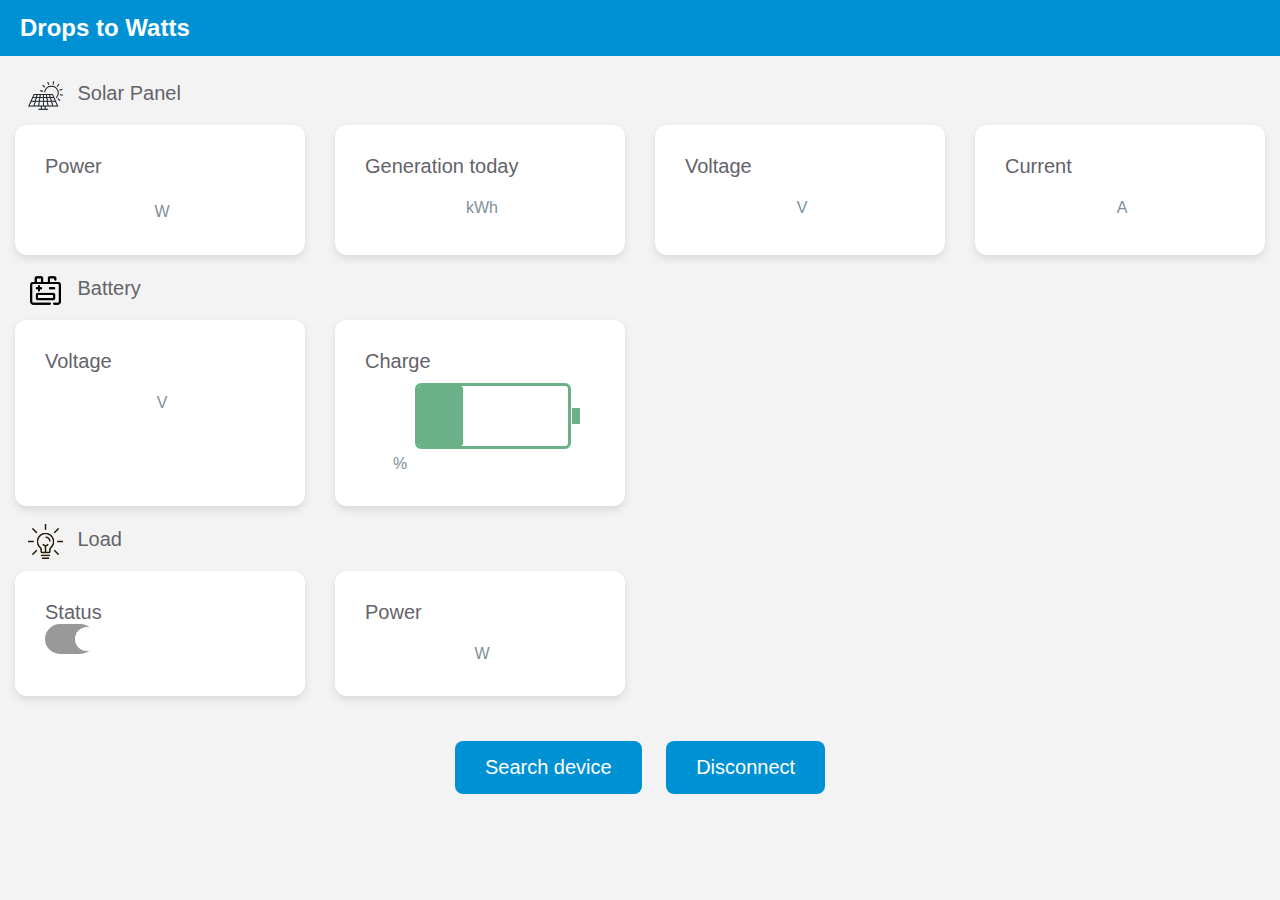
<file: index.html>
<!DOCTYPE html>
<html lang="en">
<head>
    <meta charset="UTF-8">
    <meta name="viewport" content="width=device-width, initial-scale=1.0">
    <meta name="mobile-web-app-capable" content="yes">
    <meta name="theme-color" content="#0091D5">
    <link rel="stylesheet" href="style.css">
    <title>Drops to Watts</title>
</head>
<body>
    <div class="container">
        <div class="title">Drops to Watts</div>
        <div class="content">
            <div class="section">
                <img src="images/solar-panel.png" class="icon">
                <span class="label">Solar Panel</span>
            </div>

            <div class="grid-container">
                <!-- Power -->
                <div class="grid-item">
                    <div class="label">Power</div>
                    <div class="value primary">
                        <span id="pv_power"></span><span class="unit">W</span>
                    </div>
                </div>
                <!-- Generation today -->
                <div class="grid-item">
                    <div class="label">Generation today</div>
                    <div class="value">
                        <span id="power_generation_today"></span><span class="unit">kWh</span>
                    </div>
                </div>
                <!-- Voltage -->
                <div class="grid-item">
                    <div class="label">Voltage</div>
                    <div class="value">
                        <span id="pv_voltage"></span><span class="unit">V</span>
                    </div>
                </div>
                <!-- Current -->
                <div class="grid-item">
                    <div class="label">Current</div>
                    <div class="value">
                        <span id="pv_current"></span><span class="unit">A</span>
                    </div>
                </div>
            </div>

            <div class="section">
                <img src="images/battery.png" class="icon">
                <span class="label">Battery</span>
            </div>

            <div class="grid-container">
                <!-- Battery Voltage -->
                <div class="grid-item">
                    <div class="label">Voltage</div>
                    <div class="value">
                        <span id="battery_voltage"></span><span class="unit">V</span>
                    </div>
                </div>
                <!-- Battery Charge -->
                <div class="grid-item">
                    <div class="label">Charge</div>
                    <div class="value">
                        <span id="battery_percentage"></span><span class="unit">%</span>
                        <div class="battery">
                            <div class="charge" id="soc" style="width: 30%"></div>
                            <div class="terminal"></div>
                        </div>
                    </div>
                </div>
            </div>

            <div class="section">
                <img src="images/lamp.png" class="icon">
                <span class="label">Load</span>
            </div>
            <div class="grid-container">
                <!-- Load Status -->
                <div class="grid-item">
                    <div class="label">Status</div>
                    <div id="load_toggle" class="toggle off"><div class="tab"></div></div>
                </div>
                <!-- Load Power -->
                <div class="grid-item">
                    <div class="label">Power</div>
                    <div class="value">
                        <span id="load_power"></span><span class="unit">W</span>
                    </div>
                </div>
            </div>
        </div>
        <div class="toolbar">
            <button id="search" class="search">Search device</button>
            <button id="disconnect" class="">Disconnect</button>
        </div>
    </div>
    <script src="./js/BLE.js"></script>
    <script src="./js/BtOneApp.js"></script>
</body>
</html>
</file>
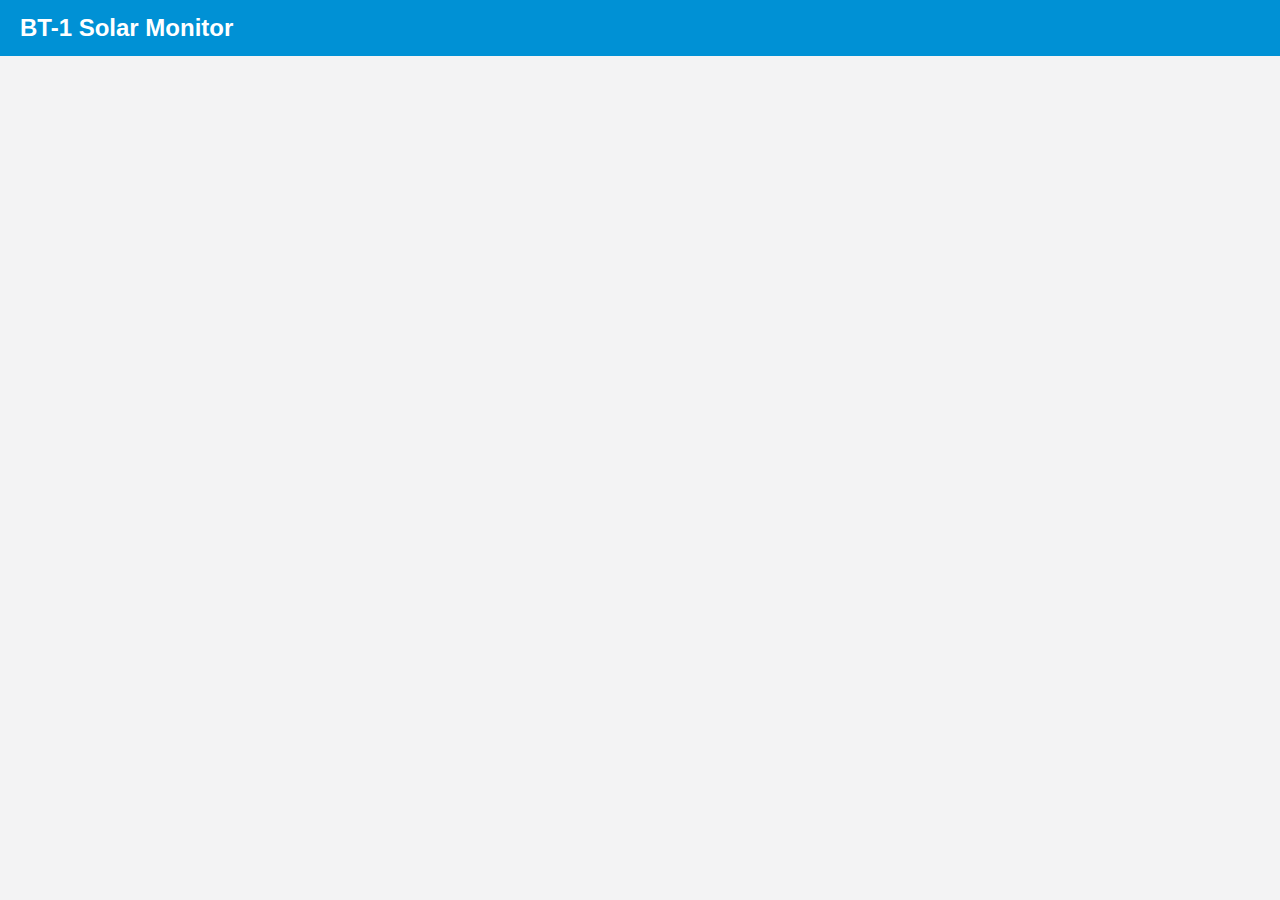
<file: test.html>
<!DOCTYPE html>
<html lang="en">
  <head>
    <meta name="viewport" content="width=device-width, initial-scale=1.0" />
    <meta name="mobile-web-app-capable" content="yes" />
    <meta name="theme-color" content="#0091D5" />
    <link rel="stylesheet" href="style.css" />
  </head>
  <body>
    <div class="title">BT-1 Solar Monitor</div>
    <div class="content">
      <div class="section hide hidden">
        <img src="images/solar-panel.png" class="icon hide hidden" />
        <span class="label hide hidden">Solar Panel</span>
      </div>

      <div class="grid-container hide hidden">
        <div class="grid-item">
          <div class="label">Power</div>
          <div class="value primary">
            <span id="pv_power"></span><span class="unit">W</span>
          </div>
        </div>
        <div class="grid-item">
          <div class="label">Generation today</div>
          <div class="value">
            <span id="power_generation_today"></span
            ><span class="unit">kWh</span>
          </div>
        </div>
        <div class="grid-item">
          <div class="label">Voltage</div>
          <div class="value">
            <span id="pv_voltage"></span><span class="unit">V</span>
          </div>
        </div>
        <div class="grid-item">
          <div class="label">Current</div>
          <div class="value">
            <span id="pv_current"></span><span class="unit">A</span>
          </div>
        </div>
      </div>

      <div class="section hide hidden">
        <img src="images/battery.png" class="icon" />
        <span class="label">Battery</span>
      </div>

      <div class="grid-container hide hidden">
        <div class="grid-item">
          <div class="label">Voltage</div>
          <div class="value">
            <span id="battery_voltage"></span><span class="unit">V</span>
          </div>
        </div>

        <div class="grid-item hide hidden">
          <div class="label">Charge</div>
          <div class="value">
            <span id="battery_percentage"></span><span class="unit">%</span>
            <div class="battery">
              <div class="charge" id="soc" style="width: 30%"></div>
              <div class="terminal"></div>
            </div>
          </div>
        </div>
      </div>

      <div class="section hide hidden">
        <img src="images/lamp.png" class="icon" />
        <span class="label">Load</span>
      </div>
      <div class="grid-container hide hidden">
        <div class="grid-item">
          <div class="label">Status</div>
          <div id="load_toggle" class="toggle off"><div class="tab"></div></div>
        </div>
        <div class="grid-item">
          <div class="label">Power</div>
          <div class="value">
            <span id="load_power"></span><span class="unit">W</span>
          </div>
        </div>
      </div>
      <div class="section"></div>
    </div>
  </body>
</html>
</file>
<file: style.css>
body {
  font-family: "Helvetica Neue", sans-serif;
  background: #f3f3f4;
  padding: 0;
  margin: 0;
}

.title {
  font-size: 24px;
  font-weight: 600;
  background: #0091d5;
  padding: 14px 20px;
  margin: 0;
  color: white;
  position: fixed;
  width: 100%;
  top: 0;
}

.content {
  margin-top: 45px;
  padding: 15px;
}

.grid-container {
  display: grid;
  grid-gap: 30px;
  grid-template-columns: repeat(auto-fill, minmax(250px, 1fr));
}

.grid-item {
  padding: 30px;
  background: #fff;
  border-radius: 12px;
  box-shadow: 0 4px 8px rgba(0, 0, 0, 0.1);
}

.section {
  padding: 18px 0px 2px 13px;
  margin-bottom: 10px;
}

.section .icon {
  width: 35px;
  margin-right: 10px;
  vertical-align: middle;
}

.label {
  font-size: 20px;
  color: #63636a;
}

.value {
  font-size: 28px; /* Adjusted font size */
  color: #20283e;
  text-align: center; /* Center-align the text */
  margin-top: 10px; /* Add margin-top */
}

.value.primary {
  font-size: 32px; /* Adjusted font size */
  color: #484848;
}

.unit {
  font-size: 16px; /* Adjusted font size */
  color: #7e909a;
  margin-left: 4px;
}

.sub-text {
  font-size: 14px;
  color: #63636a;
}

.battery-container {
  display: flex;
  justify-content: center;
  align-items: center;
  flex-direction: column;
}

.battery {
  width: 150px;
  height: 60px;
  border: 3px solid #6ab187;
  display: inline-block;
  border-radius: 6px;
  margin-bottom: 20px;
  position: relative;
}

.battery .charge {
  height: 100%;
  background: #6ab187;
  border-radius: 3px;
}

.battery .terminal {
  width: 8px;
  height: 16px;
  background: #6ab187;
  position: absolute;
  right: -12px;
  top: 50%;
  transform: translateY(-50%);
}

.toolbar {
  text-align: center;
  margin-top: 30px;
}

button {
  font-size: 20px;
  background: #0091d5;
  padding: 15px 30px;
  margin: 0 10px;
  color: white;
  border: none;
  border-radius: 8px;
  cursor: pointer;
  transition: background 0.3s ease;
}

button:hover {
  background: #0077b6;
}

.toggle {
  width: 50px;
  height: 30px;
  border-radius: 15px;
  position: relative;
  background: #999;
  cursor: pointer;
}

.toggle .tab {
  width: 24px;
  height: 24px;
  background: #fff;
  border-radius: 50%;
  position: absolute;
  top: 3px;
  transition: transform 0.3s ease;
}

.toggle.off .tab {
  transform: translateX(30px);
}

.hidden {
  display: none;
}
</file>
